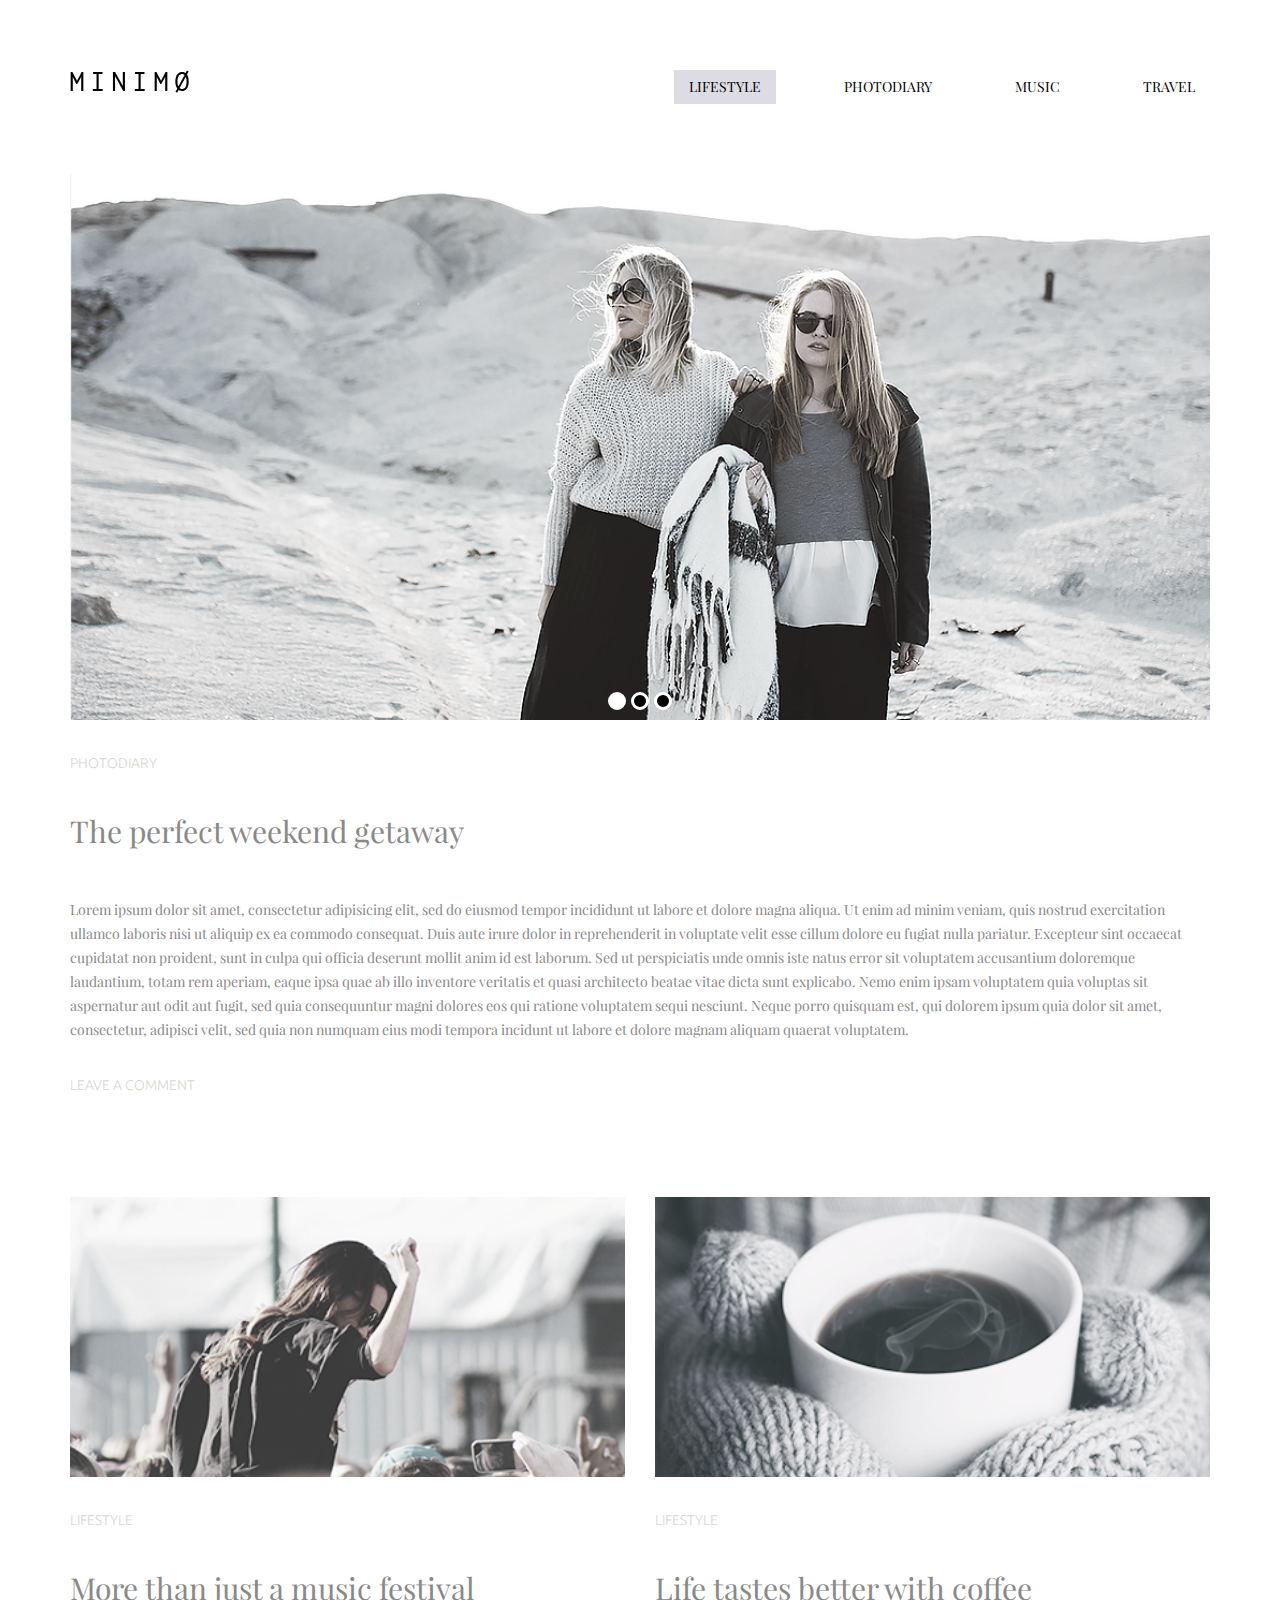
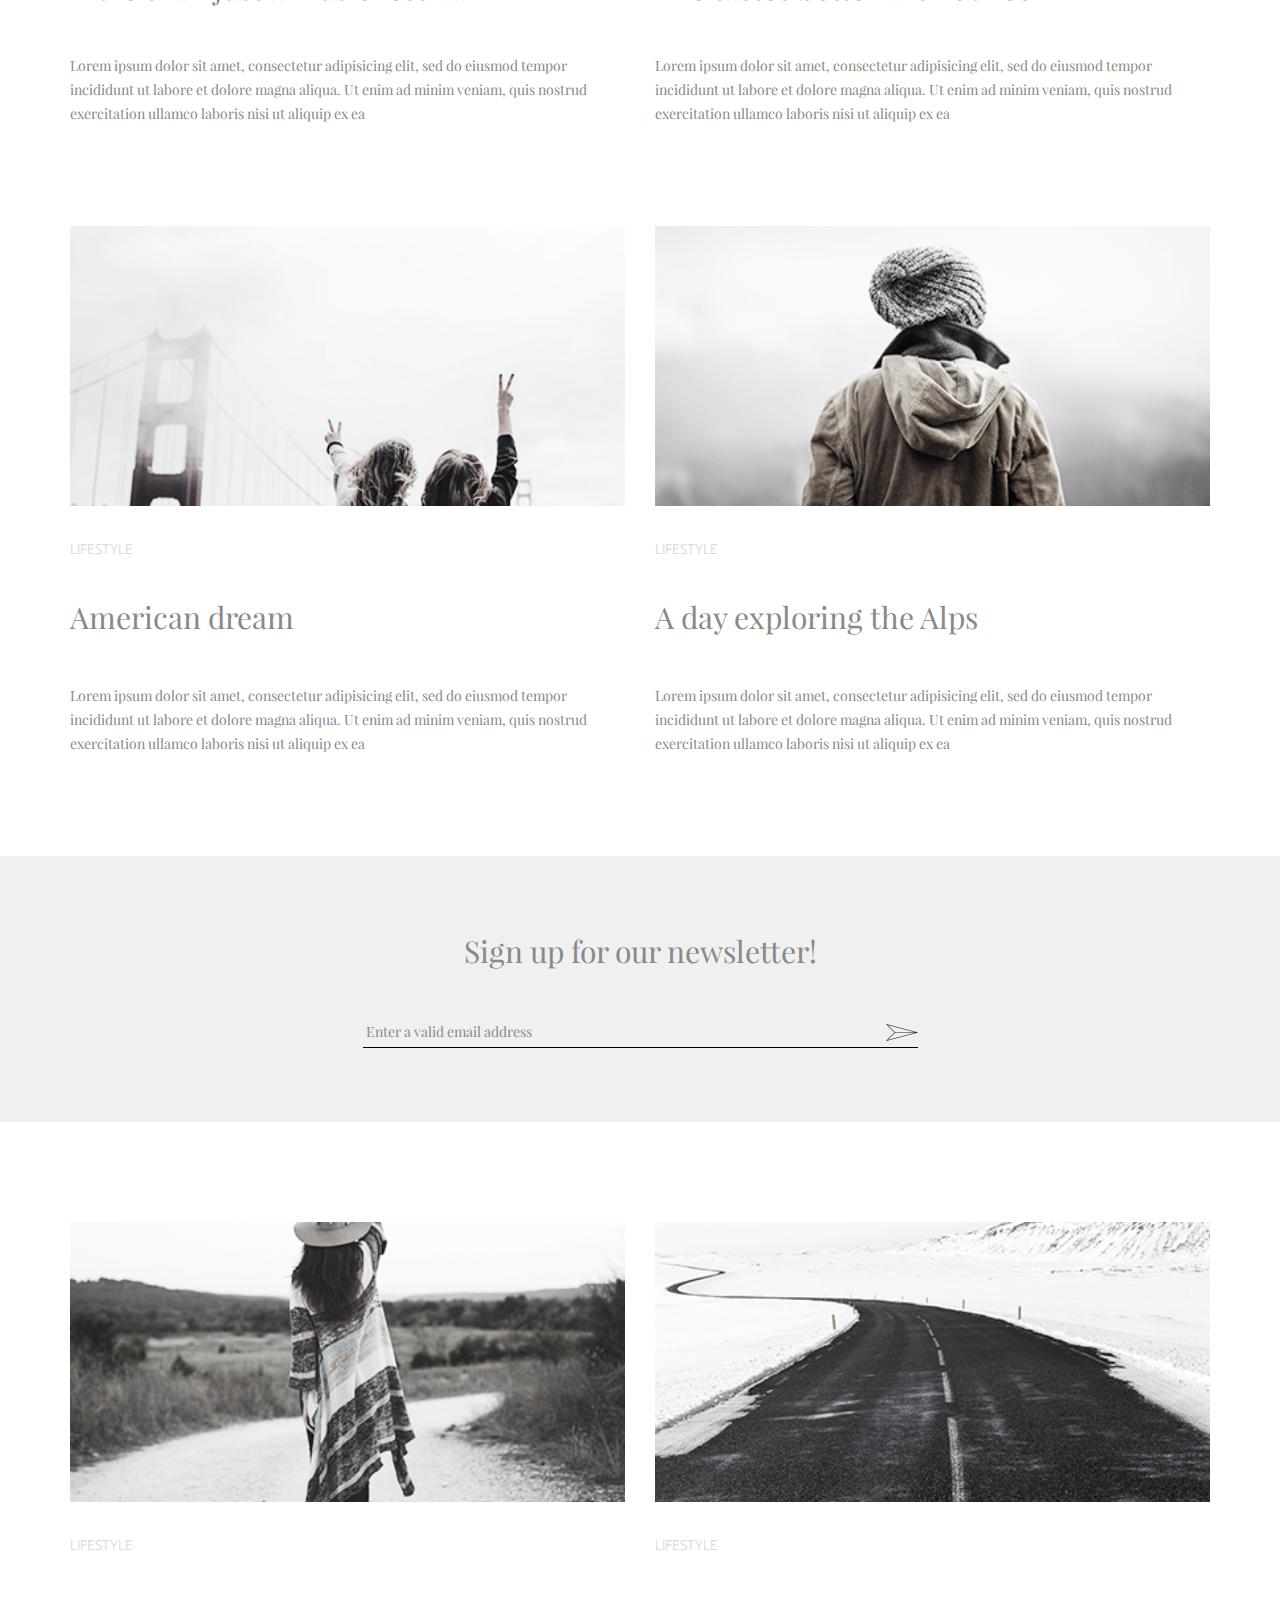
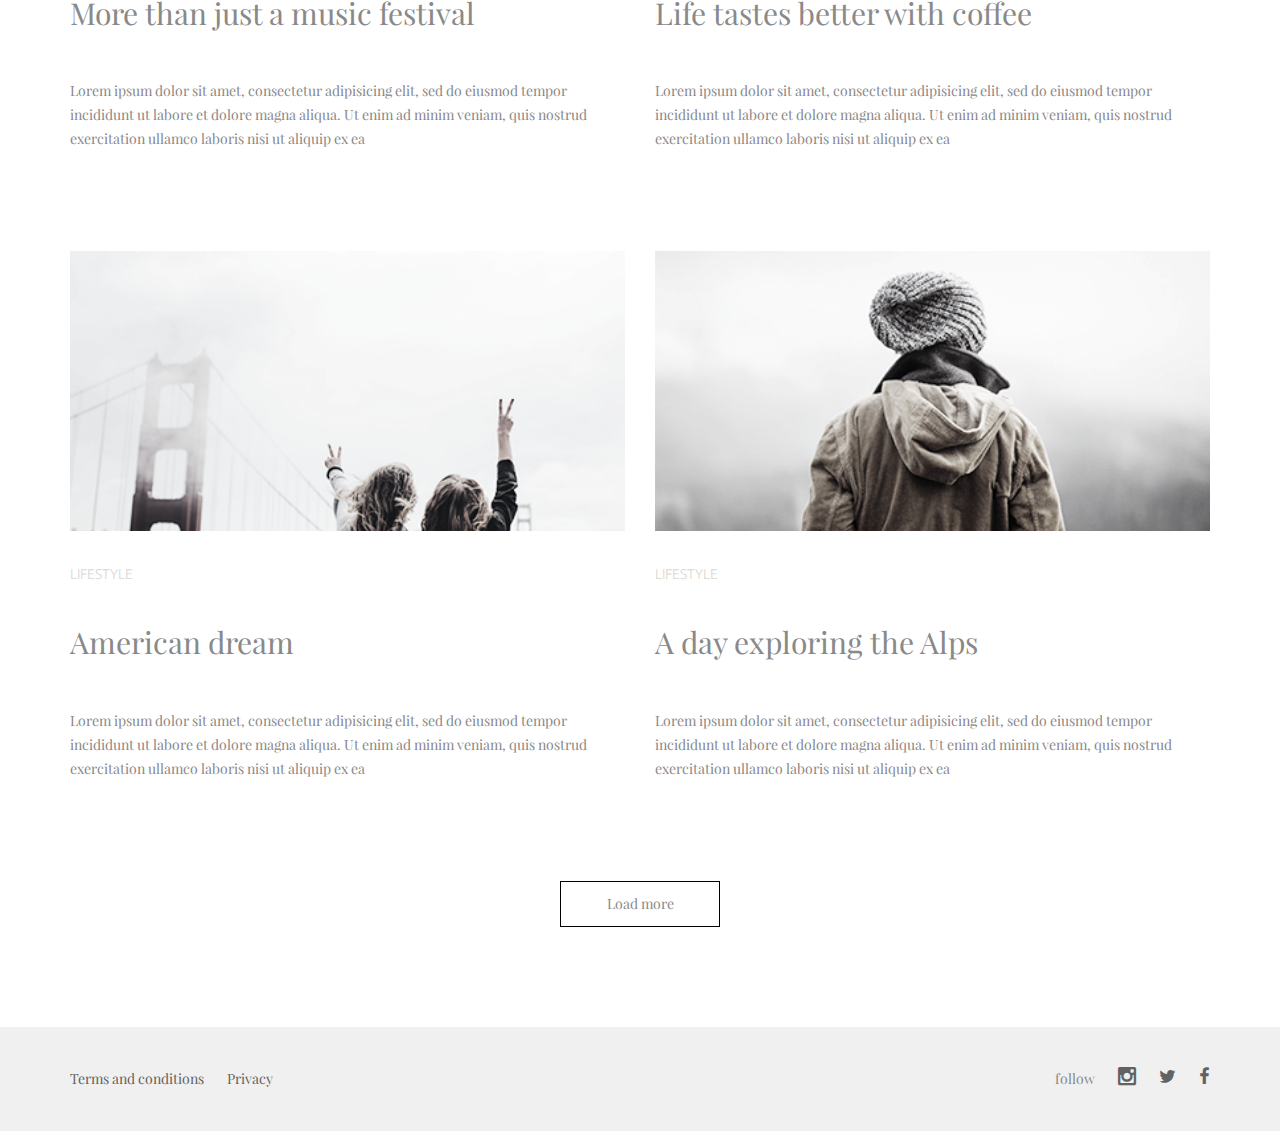
<file: index.html>
<!DOCTYPE html>
<html>
<head lang="en">
  <meta charset="utf-8">
  <meta http-equiv="X-UA-Compatible" content="IE=edge">
  <meta name="viewport" content="width=device-width, initial-scale=1">
  <!-- The above 3 meta tags *must* come first in the head; any other head content must come *after* these tags -->
  <title>Minimo</title>
  <!-- Import main styles -->
  <link rel="stylesheet" href="assets/css/style.css">
  <!-- HTML5 shim and Respond.js for IE8 support of HTML5 elements and media queries -->
  <!-- WARNING: Respond.js doesn't work if you view the page via file:// -->
  <!--[if lt IE 9]>
<script src="https://oss.maxcdn.com/html5shiv/3.7.2/html5shiv.min.js"></script>
<script src="https://oss.maxcdn.com/respond/1.4.2/respond.min.js"></script>
<![endif]-->
  <!--[if lt IE 10]>
<link rel="stylesheet" href="assets/css/ie.css">
<![endif]-->
</head>
<body>

  <header class="site-header">
    <nav class="site-nav">
      <div class="container">
        <a href=""><img src="assets/img/minimo.png" alt="logo"></a>
        <span class="main-nav-trigger toggle-btn"><a class="ninja-btn" title="menu"><span></span></a></span>
        <ul class="horizontal-nav toggle-nav">
          <li><a href="#" class="active">lifestyle</a></li>
          <li><a href="#">photodiary</a></li>
          <li><a href="#">music</a></li>
          <li><a href="#">travel</a></li>
        </ul>
      </div>
    </nav>
  </header>

  <section class="site-slider">
    <div class="container">
      <div class="slider">
        <ul class="slides">
          <li class="slider-item active"><img src="assets/img/slide1.png" alt=""></li>
          <li class="slider-item"><img src="assets/img/slide4.jpg" alt=""></li>
          <li class="slider-item"><img src="assets/img/slide5.jpg" alt=""></li>
        </ul>
        <ul class="arrows">
          <li class="leftArrow control-button">
            <span class="icon-arrow-circle-left"></span>
          </li>
          <li class="rightArrow control-button">
            <span class="icon-arrow-circle-right"></span>
          </li>
        </ul>
        <ul class="bottom-buttons"></ul>
      </div>
   </div>
  </section>

  <section class="perfect-weekend">
    <div class="container">
     <span class="ubuntu-light">photodiary</span>
     <h2>The perfect weekend getaway</h2>
     <p>Lorem ipsum dolor sit amet, consectetur adipisicing elit, sed do eiusmod tempor incididunt ut labore et dolore magna aliqua. Ut enim ad minim veniam, quis nostrud exercitation ullamco laboris nisi ut aliquip ex ea commodo consequat. Duis aute irure dolor in reprehenderit in voluptate velit esse cillum dolore eu fugiat nulla pariatur. Excepteur sint occaecat cupidatat non proident, sunt in culpa qui officia deserunt mollit anim id est laborum. Sed ut perspiciatis unde omnis iste natus error sit voluptatem accusantium doloremque laudantium, totam rem aperiam, eaque ipsa quae ab illo inventore veritatis et quasi architecto beatae vitae dicta sunt explicabo. Nemo enim ipsam voluptatem quia voluptas sit aspernatur aut odit aut fugit, sed quia consequuntur magni dolores eos qui ratione voluptatem sequi nesciunt. Neque porro quisquam est, qui dolorem ipsum quia dolor sit amet, consectetur, adipisci velit, sed quia non numquam eius modi tempora incidunt ut labore et dolore magnam aliquam quaerat voluptatem.</p>
     <span class="ubuntu-light no-margin-bottom">leave a comment</span>
   </div>
 </section>

 <section class="posts">
  <div class="container">
   <div class="row">
     <div class="col-md-6">
       <a href="#" class="post-1"></a>
       <span class="ubuntu-light">Lifestyle</span>
       <h2>More than just a music festival </h2>
       <p>Lorem ipsum dolor sit amet, consectetur adipisicing elit, sed do eiusmod tempor incididunt ut labore et dolore magna aliqua. Ut enim ad minim veniam, quis nostrud exercitation ullamco laboris nisi ut aliquip ex ea </p>

     </div>
     <div class="col-md-6">
       <a href="#" class="post-2"></a>
       <span class="ubuntu-light">Lifestyle</span>
       <h2>Life tastes better with coffee</h2>
       <p>Lorem ipsum dolor sit amet, consectetur adipisicing elit, sed do eiusmod tempor incididunt ut labore et dolore magna aliqua. Ut enim ad minim veniam, quis nostrud exercitation ullamco laboris nisi ut aliquip ex ea </p>

     </div>
     <div class="col-md-6">
       <a href="#" class="post-3"></a>
       <span class="ubuntu-light">Lifestyle</span>
       <h2>American dream</h2>
       <p>Lorem ipsum dolor sit amet, consectetur adipisicing elit, sed do eiusmod tempor incididunt ut labore et dolore magna aliqua. Ut enim ad minim veniam, quis nostrud exercitation ullamco laboris nisi ut aliquip ex ea </p>

     </div>
     <div class="col-md-6">
       <a href="#" class="post-4"></a>
       <span class="ubuntu-light">Lifestyle</span>
       <h2>A day exploring the Alps</h2>
       <p>Lorem ipsum dolor sit amet, consectetur adipisicing elit, sed do eiusmod tempor incididunt ut labore et dolore magna aliqua. Ut enim ad minim veniam, quis nostrud exercitation ullamco laboris nisi ut aliquip ex ea </p>

     </div>
   </div>
 </div>
</section>

<section class="form">
  <div class="container">
    <form action="" method="post" class="row">
      <div class="col-sm-6 col-sm-offset-3 text-center">
        <h2 class="form-title">Sign up for our newsletter!</h2>
        <div class="input">
          <input type="mail" id="mail" value="Enter a valid email address">
          <button type="submit" id="submit"></button>
        </div>
      </div>
    </form>
  </div>
</section>

<section class="posts">
  <div class="container">
   <div class="row">
     <div class="col-md-6">
       <a href="#" class="post-5"></a>
       <span class="ubuntu-light">Lifestyle</span>
       <h2>More than just a music festival </h2>
       <p>Lorem ipsum dolor sit amet, consectetur adipisicing elit, sed do eiusmod tempor incididunt ut labore et dolore magna aliqua. Ut enim ad minim veniam, quis nostrud exercitation ullamco laboris nisi ut aliquip ex ea </p>
     </div>
     <div class="col-md-6">
       <a href="#" class="post-6"></a>
       <span class="ubuntu-light">Lifestyle</span>
       <h2>Life tastes better with coffee</h2>
       <p>Lorem ipsum dolor sit amet, consectetur adipisicing elit, sed do eiusmod tempor incididunt ut labore et dolore magna aliqua. Ut enim ad minim veniam, quis nostrud exercitation ullamco laboris nisi ut aliquip ex ea </p>
     </div>
     <div class="col-md-6">
       <a href="#" class="post-3"></a>
       <span class="ubuntu-light">Lifestyle</span>
       <h2>American dream</h2>
       <p>Lorem ipsum dolor sit amet, consectetur adipisicing elit, sed do eiusmod tempor incididunt ut labore et dolore magna aliqua. Ut enim ad minim veniam, quis nostrud exercitation ullamco laboris nisi ut aliquip ex ea </p>
     </div>
     <div class="col-md-6">
       <a href="#" class="post-4"></a>
       <span class="ubuntu-light">Lifestyle</span>
       <h2>A day exploring the Alps</h2>
       <p>Lorem ipsum dolor sit amet, consectetur adipisicing elit, sed do eiusmod tempor incididunt ut labore et dolore magna aliqua. Ut enim ad minim veniam, quis nostrud exercitation ullamco laboris nisi ut aliquip ex ea </p>
     </div>
   </div>
 </div>
</section>

<section class="load">
  <div class="container">
    <div class="col-sm-2 col-sm-offset-5 text-center">
      <button type="" class="btn-load">Load more</button>
    </div>
  </div>
</section>

 <footer>
   <div class="container">
     <div class="row">
       <div class="col-sm-6 text-pos">
        <div class="footer-nav">
          <a href="#">Terms and conditions</a>
          <a href="#">Privacy</a>          
        </div>
      </div>
      <div class="col-sm-6 text-pos sosial-col text-right">
        <div class="social">
         <span>follow</span>
         <a href="#" class="icon-facebook"></a>
         <a href="#" class="icon-twitter"></a>
         <a href="#" class="icon-instagram"></a> 
       </div>
     </div>
   </div>
 </div>
</footer>
  
 
  <!-- jQuery for older IE -->
  <script src="https://ajax.googleapis.com/ajax/libs/jquery/1.11.3/jquery.min.js"></script>
  <!-- Site Sripts -->
  <script src="assets/js/functions.js"></script>

</body>
</html>
</file>
<file: assets/css/style.css>
/*!
 * Bootstrap v3.3.5 (http://getbootstrap.com)
 * Copyright 2011-2015 Twitter, Inc.
 * Licensed under MIT (https://github.com/twbs/bootstrap/blob/master/LICENSE)
 */

/*!
 * Generated using the Bootstrap Customizer (http://getbootstrap.com/customize/?id=2573b1d480026364cb29)
 * Config saved to config.json and https://gist.github.com/2573b1d480026364cb29
 */
/*!
 * Bootstrap v3.3.6 (http://getbootstrap.com)
 * Copyright 2011-2015 Twitter, Inc.
 * Licensed under MIT (https://github.com/twbs/bootstrap/blob/master/LICENSE)
 */
/*! normalize.css v3.0.3 | MIT License | github.com/necolas/normalize.css */
html {
  font-family: sans-serif;
  -ms-text-size-adjust: 100%;
  -webkit-text-size-adjust: 100%;
}
body {
  margin: 0;
}
article,
aside,
details,
figcaption,
figure,
footer,
header,
hgroup,
main,
menu,
nav,
section,
summary {
  display: block;
}
audio,
canvas,
progress,
video {
  display: inline-block;
  vertical-align: baseline;
}
audio:not([controls]) {
  display: none;
  height: 0;
}
[hidden],
template {
  display: none;
}
a {
  background-color: transparent;
}
a:active,
a:hover {
  outline: 0;
}
abbr[title] {
  border-bottom: 1px dotted;
}
b,
strong {
  font-weight: bold;
}
dfn {
  font-style: italic;
}
h1 {
  font-size: 2em;
  margin: 0.67em 0;
}
mark {
  background: #ff0;
  color: #000;
}
small {
  font-size: 80%;
}
sub,
sup {
  font-size: 75%;
  line-height: 0;
  position: relative;
  vertical-align: baseline;
}
sup {
  top: -0.5em;
}
sub {
  bottom: -0.25em;
}
img {
  border: 0;
}
svg:not(:root) {
  overflow: hidden;
}
figure {
  margin: 1em 40px;
}
hr {
  box-sizing: content-box;
  height: 0;
}
pre {
  overflow: auto;
}
code,
kbd,
pre,
samp {
  font-family: monospace, monospace;
  font-size: 1em;
}
button,
input,
optgroup,
select,
textarea {
  color: inherit;
  font: inherit;
  margin: 0;
}
button {
  overflow: visible;
}
button,
select {
  text-transform: none;
}
button,
html input[type="button"],
input[type="reset"],
input[type="submit"] {
  -webkit-appearance: button;
  cursor: pointer;
}
button[disabled],
html input[disabled] {
  cursor: default;
}
button::-moz-focus-inner,
input::-moz-focus-inner {
  border: 0;
  padding: 0;
}
input {
  line-height: normal;
}
input[type="checkbox"],
input[type="radio"] {
  box-sizing: border-box;
  padding: 0;
}
input[type="number"]::-webkit-inner-spin-button,
input[type="number"]::-webkit-outer-spin-button {
  height: auto;
}
input[type="search"] {
  -webkit-appearance: textfield;
  box-sizing: content-box;
}
input[type="search"]::-webkit-search-cancel-button,
input[type="search"]::-webkit-search-decoration {
  -webkit-appearance: none;
}
fieldset {
  border: 1px solid #c0c0c0;
  margin: 0 2px;
  padding: 0.35em 0.625em 0.75em;
}
legend {
  border: 0;
  padding: 0;
}
textarea {
  overflow: auto;
}
optgroup {
  font-weight: bold;
}
table {
  border-collapse: collapse;
  border-spacing: 0;
}
td,
th {
  padding: 0;
}
* {
  box-sizing: border-box;
}
*:before,
*:after {
  box-sizing: border-box;
}
html {
  font-size: 10px;
  -webkit-tap-highlight-color: rgba(0, 0, 0, 0);
}
body {
  font-family: "Helvetica Neue", Helvetica, Arial, sans-serif;
  font-size: 14px;
  line-height: 1.42857143;
  color: #333333;
  background-color: #ffffff;
}
input,
button,
select,
textarea {
  font-family: inherit;
  font-size: inherit;
  line-height: inherit;
}
a {
  color: #337ab7;
  text-decoration: none;
}
a:hover,
a:focus {
  color: #23527c;
  text-decoration: underline;
}
a:focus {
  outline: thin dotted;
  outline: 5px auto -webkit-focus-ring-color;
  outline-offset: -2px;
}
figure {
  margin: 0;
}
img {
  vertical-align: middle;
}
.img-responsive {
  display: block;
  max-width: 100%;
  height: auto;
}
.img-rounded {
  border-radius: 6px;
}
.img-thumbnail {
  padding: 4px;
  line-height: 1.42857143;
  background-color: #ffffff;
  border: 1px solid #dddddd;
  border-radius: 4px;
  transition: all 0.2s ease-in-out;
  display: inline-block;
  max-width: 100%;
  height: auto;
}
.img-circle {
  border-radius: 50%;
}
hr {
  margin-top: 20px;
  margin-bottom: 20px;
  border: 0;
  border-top: 1px solid #eeeeee;
}
.sr-only {
  position: absolute;
  width: 1px;
  height: 1px;
  margin: -1px;
  padding: 0;
  overflow: hidden;
  clip: rect(0, 0, 0, 0);
  border: 0;
}
.sr-only-focusable:active,
.sr-only-focusable:focus {
  position: static;
  width: auto;
  height: auto;
  margin: 0;
  overflow: visible;
  clip: auto;
}
[role="button"] {
  cursor: pointer;
}
.container {
  margin-right: auto;
  margin-left: auto;
  padding-left: 15px;
  padding-right: 15px;
}
@media (min-width: 768px) {
  .container {
    width: 750px;
  }
}
@media (min-width: 992px) {
  .container {
    width: 970px;
  }
}
@media (min-width: 1200px) {
  .container {
    width: 1170px;
  }
}
.container-fluid {
  margin-right: auto;
  margin-left: auto;
  padding-left: 15px;
  padding-right: 15px;
}
.row {
  margin-left: -15px;
  margin-right: -15px;
}
.col-xs-1, .col-sm-1, .col-md-1, .col-lg-1, .col-xs-2, .col-sm-2, .col-md-2, .col-lg-2, .col-xs-3, .col-sm-3, .col-md-3, .col-lg-3, .col-xs-4, .col-sm-4, .col-md-4, .col-lg-4, .col-xs-5, .col-sm-5, .col-md-5, .col-lg-5, .col-xs-6, .col-sm-6, .col-md-6, .col-lg-6, .col-xs-7, .col-sm-7, .col-md-7, .col-lg-7, .col-xs-8, .col-sm-8, .col-md-8, .col-lg-8, .col-xs-9, .col-sm-9, .col-md-9, .col-lg-9, .col-xs-10, .col-sm-10, .col-md-10, .col-lg-10, .col-xs-11, .col-sm-11, .col-md-11, .col-lg-11, .col-xs-12, .col-sm-12, .col-md-12, .col-lg-12 {
  position: relative;
  min-height: 1px;
  padding-left: 15px;
  padding-right: 15px;
}
.col-xs-1, .col-xs-2, .col-xs-3, .col-xs-4, .col-xs-5, .col-xs-6, .col-xs-7, .col-xs-8, .col-xs-9, .col-xs-10, .col-xs-11, .col-xs-12 {
  float: left;
}
.col-xs-12 {
  width: 100%;
}
.col-xs-11 {
  width: 91.66666667%;
}
.col-xs-10 {
  width: 83.33333333%;
}
.col-xs-9 {
  width: 75%;
}
.col-xs-8 {
  width: 66.66666667%;
}
.col-xs-7 {
  width: 58.33333333%;
}
.col-xs-6 {
  width: 50%;
}
.col-xs-5 {
  width: 41.66666667%;
}
.col-xs-4 {
  width: 33.33333333%;
}
.col-xs-3 {
  width: 25%;
}
.col-xs-2 {
  width: 16.66666667%;
}
.col-xs-1 {
  width: 8.33333333%;
}
.col-xs-pull-12 {
  right: 100%;
}
.col-xs-pull-11 {
  right: 91.66666667%;
}
.col-xs-pull-10 {
  right: 83.33333333%;
}
.col-xs-pull-9 {
  right: 75%;
}
.col-xs-pull-8 {
  right: 66.66666667%;
}
.col-xs-pull-7 {
  right: 58.33333333%;
}
.col-xs-pull-6 {
  right: 50%;
}
.col-xs-pull-5 {
  right: 41.66666667%;
}
.col-xs-pull-4 {
  right: 33.33333333%;
}
.col-xs-pull-3 {
  right: 25%;
}
.col-xs-pull-2 {
  right: 16.66666667%;
}
.col-xs-pull-1 {
  right: 8.33333333%;
}
.col-xs-pull-0 {
  right: auto;
}
.col-xs-push-12 {
  left: 100%;
}
.col-xs-push-11 {
  left: 91.66666667%;
}
.col-xs-push-10 {
  left: 83.33333333%;
}
.col-xs-push-9 {
  left: 75%;
}
.col-xs-push-8 {
  left: 66.66666667%;
}
.col-xs-push-7 {
  left: 58.33333333%;
}
.col-xs-push-6 {
  left: 50%;
}
.col-xs-push-5 {
  left: 41.66666667%;
}
.col-xs-push-4 {
  left: 33.33333333%;
}
.col-xs-push-3 {
  left: 25%;
}
.col-xs-push-2 {
  left: 16.66666667%;
}
.col-xs-push-1 {
  left: 8.33333333%;
}
.col-xs-push-0 {
  left: auto;
}
.col-xs-offset-12 {
  margin-left: 100%;
}
.col-xs-offset-11 {
  margin-left: 91.66666667%;
}
.col-xs-offset-10 {
  margin-left: 83.33333333%;
}
.col-xs-offset-9 {
  margin-left: 75%;
}
.col-xs-offset-8 {
  margin-left: 66.66666667%;
}
.col-xs-offset-7 {
  margin-left: 58.33333333%;
}
.col-xs-offset-6 {
  margin-left: 50%;
}
.col-xs-offset-5 {
  margin-left: 41.66666667%;
}
.col-xs-offset-4 {
  margin-left: 33.33333333%;
}
.col-xs-offset-3 {
  margin-left: 25%;
}
.col-xs-offset-2 {
  margin-left: 16.66666667%;
}
.col-xs-offset-1 {
  margin-left: 8.33333333%;
}
.col-xs-offset-0 {
  margin-left: 0%;
}
@media (min-width: 768px) {
  .col-sm-1, .col-sm-2, .col-sm-3, .col-sm-4, .col-sm-5, .col-sm-6, .col-sm-7, .col-sm-8, .col-sm-9, .col-sm-10, .col-sm-11, .col-sm-12 {
    float: left;
  }
  .col-sm-12 {
    width: 100%;
  }
  .col-sm-11 {
    width: 91.66666667%;
  }
  .col-sm-10 {
    width: 83.33333333%;
  }
  .col-sm-9 {
    width: 75%;
  }
  .col-sm-8 {
    width: 66.66666667%;
  }
  .col-sm-7 {
    width: 58.33333333%;
  }
  .col-sm-6 {
    width: 50%;
  }
  .col-sm-5 {
    width: 41.66666667%;
  }
  .col-sm-4 {
    width: 33.33333333%;
  }
  .col-sm-3 {
    width: 25%;
  }
  .col-sm-2 {
    width: 16.66666667%;
  }
  .col-sm-1 {
    width: 8.33333333%;
  }
  .col-sm-pull-12 {
    right: 100%;
  }
  .col-sm-pull-11 {
    right: 91.66666667%;
  }
  .col-sm-pull-10 {
    right: 83.33333333%;
  }
  .col-sm-pull-9 {
    right: 75%;
  }
  .col-sm-pull-8 {
    right: 66.66666667%;
  }
  .col-sm-pull-7 {
    right: 58.33333333%;
  }
  .col-sm-pull-6 {
    right: 50%;
  }
  .col-sm-pull-5 {
    right: 41.66666667%;
  }
  .col-sm-pull-4 {
    right: 33.33333333%;
  }
  .col-sm-pull-3 {
    right: 25%;
  }
  .col-sm-pull-2 {
    right: 16.66666667%;
  }
  .col-sm-pull-1 {
    right: 8.33333333%;
  }
  .col-sm-pull-0 {
    right: auto;
  }
  .col-sm-push-12 {
    left: 100%;
  }
  .col-sm-push-11 {
    left: 91.66666667%;
  }
  .col-sm-push-10 {
    left: 83.33333333%;
  }
  .col-sm-push-9 {
    left: 75%;
  }
  .col-sm-push-8 {
    left: 66.66666667%;
  }
  .col-sm-push-7 {
    left: 58.33333333%;
  }
  .col-sm-push-6 {
    left: 50%;
  }
  .col-sm-push-5 {
    left: 41.66666667%;
  }
  .col-sm-push-4 {
    left: 33.33333333%;
  }
  .col-sm-push-3 {
    left: 25%;
  }
  .col-sm-push-2 {
    left: 16.66666667%;
  }
  .col-sm-push-1 {
    left: 8.33333333%;
  }
  .col-sm-push-0 {
    left: auto;
  }
  .col-sm-offset-12 {
    margin-left: 100%;
  }
  .col-sm-offset-11 {
    margin-left: 91.66666667%;
  }
  .col-sm-offset-10 {
    margin-left: 83.33333333%;
  }
  .col-sm-offset-9 {
    margin-left: 75%;
  }
  .col-sm-offset-8 {
    margin-left: 66.66666667%;
  }
  .col-sm-offset-7 {
    margin-left: 58.33333333%;
  }
  .col-sm-offset-6 {
    margin-left: 50%;
  }
  .col-sm-offset-5 {
    margin-left: 41.66666667%;
  }
  .col-sm-offset-4 {
    margin-left: 33.33333333%;
  }
  .col-sm-offset-3 {
    margin-left: 25%;
  }
  .col-sm-offset-2 {
    margin-left: 16.66666667%;
  }
  .col-sm-offset-1 {
    margin-left: 8.33333333%;
  }
  .col-sm-offset-0 {
    margin-left: 0%;
  }
}
@media (min-width: 992px) {
  .col-md-1, .col-md-2, .col-md-3, .col-md-4, .col-md-5, .col-md-6, .col-md-7, .col-md-8, .col-md-9, .col-md-10, .col-md-11, .col-md-12 {
    float: left;
  }
  .col-md-12 {
    width: 100%;
  }
  .col-md-11 {
    width: 91.66666667%;
  }
  .col-md-10 {
    width: 83.33333333%;
  }
  .col-md-9 {
    width: 75%;
  }
  .col-md-8 {
    width: 66.66666667%;
  }
  .col-md-7 {
    width: 58.33333333%;
  }
  .col-md-6 {
    width: 50%;
  }
  .col-md-5 {
    width: 41.66666667%;
  }
  .col-md-4 {
    width: 33.33333333%;
  }
  .col-md-3 {
    width: 25%;
  }
  .col-md-2 {
    width: 16.66666667%;
  }
  .col-md-1 {
    width: 8.33333333%;
  }
  .col-md-pull-12 {
    right: 100%;
  }
  .col-md-pull-11 {
    right: 91.66666667%;
  }
  .col-md-pull-10 {
    right: 83.33333333%;
  }
  .col-md-pull-9 {
    right: 75%;
  }
  .col-md-pull-8 {
    right: 66.66666667%;
  }
  .col-md-pull-7 {
    right: 58.33333333%;
  }
  .col-md-pull-6 {
    right: 50%;
  }
  .col-md-pull-5 {
    right: 41.66666667%;
  }
  .col-md-pull-4 {
    right: 33.33333333%;
  }
  .col-md-pull-3 {
    right: 25%;
  }
  .col-md-pull-2 {
    right: 16.66666667%;
  }
  .col-md-pull-1 {
    right: 8.33333333%;
  }
  .col-md-pull-0 {
    right: auto;
  }
  .col-md-push-12 {
    left: 100%;
  }
  .col-md-push-11 {
    left: 91.66666667%;
  }
  .col-md-push-10 {
    left: 83.33333333%;
  }
  .col-md-push-9 {
    left: 75%;
  }
  .col-md-push-8 {
    left: 66.66666667%;
  }
  .col-md-push-7 {
    left: 58.33333333%;
  }
  .col-md-push-6 {
    left: 50%;
  }
  .col-md-push-5 {
    left: 41.66666667%;
  }
  .col-md-push-4 {
    left: 33.33333333%;
  }
  .col-md-push-3 {
    left: 25%;
  }
  .col-md-push-2 {
    left: 16.66666667%;
  }
  .col-md-push-1 {
    left: 8.33333333%;
  }
  .col-md-push-0 {
    left: auto;
  }
  .col-md-offset-12 {
    margin-left: 100%;
  }
  .col-md-offset-11 {
    margin-left: 91.66666667%;
  }
  .col-md-offset-10 {
    margin-left: 83.33333333%;
  }
  .col-md-offset-9 {
    margin-left: 75%;
  }
  .col-md-offset-8 {
    margin-left: 66.66666667%;
  }
  .col-md-offset-7 {
    margin-left: 58.33333333%;
  }
  .col-md-offset-6 {
    margin-left: 50%;
  }
  .col-md-offset-5 {
    margin-left: 41.66666667%;
  }
  .col-md-offset-4 {
    margin-left: 33.33333333%;
  }
  .col-md-offset-3 {
    margin-left: 25%;
  }
  .col-md-offset-2 {
    margin-left: 16.66666667%;
  }
  .col-md-offset-1 {
    margin-left: 8.33333333%;
  }
  .col-md-offset-0 {
    margin-left: 0%;
  }
}
@media (min-width: 1200px) {
  .col-lg-1, .col-lg-2, .col-lg-3, .col-lg-4, .col-lg-5, .col-lg-6, .col-lg-7, .col-lg-8, .col-lg-9, .col-lg-10, .col-lg-11, .col-lg-12 {
    float: left;
  }
  .col-lg-12 {
    width: 100%;
  }
  .col-lg-11 {
    width: 91.66666667%;
  }
  .col-lg-10 {
    width: 83.33333333%;
  }
  .col-lg-9 {
    width: 75%;
  }
  .col-lg-8 {
    width: 66.66666667%;
  }
  .col-lg-7 {
    width: 58.33333333%;
  }
  .col-lg-6 {
    width: 50%;
  }
  .col-lg-5 {
    width: 41.66666667%;
  }
  .col-lg-4 {
    width: 33.33333333%;
  }
  .col-lg-3 {
    width: 25%;
  }
  .col-lg-2 {
    width: 16.66666667%;
  }
  .col-lg-1 {
    width: 8.33333333%;
  }
  .col-lg-pull-12 {
    right: 100%;
  }
  .col-lg-pull-11 {
    right: 91.66666667%;
  }
  .col-lg-pull-10 {
    right: 83.33333333%;
  }
  .col-lg-pull-9 {
    right: 75%;
  }
  .col-lg-pull-8 {
    right: 66.66666667%;
  }
  .col-lg-pull-7 {
    right: 58.33333333%;
  }
  .col-lg-pull-6 {
    right: 50%;
  }
  .col-lg-pull-5 {
    right: 41.66666667%;
  }
  .col-lg-pull-4 {
    right: 33.33333333%;
  }
  .col-lg-pull-3 {
    right: 25%;
  }
  .col-lg-pull-2 {
    right: 16.66666667%;
  }
  .col-lg-pull-1 {
    right: 8.33333333%;
  }
  .col-lg-pull-0 {
    right: auto;
  }
  .col-lg-push-12 {
    left: 100%;
  }
  .col-lg-push-11 {
    left: 91.66666667%;
  }
  .col-lg-push-10 {
    left: 83.33333333%;
  }
  .col-lg-push-9 {
    left: 75%;
  }
  .col-lg-push-8 {
    left: 66.66666667%;
  }
  .col-lg-push-7 {
    left: 58.33333333%;
  }
  .col-lg-push-6 {
    left: 50%;
  }
  .col-lg-push-5 {
    left: 41.66666667%;
  }
  .col-lg-push-4 {
    left: 33.33333333%;
  }
  .col-lg-push-3 {
    left: 25%;
  }
  .col-lg-push-2 {
    left: 16.66666667%;
  }
  .col-lg-push-1 {
    left: 8.33333333%;
  }
  .col-lg-push-0 {
    left: auto;
  }
  .col-lg-offset-12 {
    margin-left: 100%;
  }
  .col-lg-offset-11 {
    margin-left: 91.66666667%;
  }
  .col-lg-offset-10 {
    margin-left: 83.33333333%;
  }
  .col-lg-offset-9 {
    margin-left: 75%;
  }
  .col-lg-offset-8 {
    margin-left: 66.66666667%;
  }
  .col-lg-offset-7 {
    margin-left: 58.33333333%;
  }
  .col-lg-offset-6 {
    margin-left: 50%;
  }
  .col-lg-offset-5 {
    margin-left: 41.66666667%;
  }
  .col-lg-offset-4 {
    margin-left: 33.33333333%;
  }
  .col-lg-offset-3 {
    margin-left: 25%;
  }
  .col-lg-offset-2 {
    margin-left: 16.66666667%;
  }
  .col-lg-offset-1 {
    margin-left: 8.33333333%;
  }
  .col-lg-offset-0 {
    margin-left: 0%;
  }
}
fieldset {
  padding: 0;
  margin: 0;
  border: 0;
  min-width: 0;
}
legend {
  display: block;
  width: 100%;
  padding: 0;
  margin-bottom: 20px;
  font-size: 21px;
  line-height: inherit;
  color: #333333;
  border: 0;
  border-bottom: 1px solid #e5e5e5;
}
label {
  display: inline-block;
  max-width: 100%;
  margin-bottom: 5px;
  font-weight: bold;
}
input[type="search"] {
  box-sizing: border-box;
}
input[type="radio"],
input[type="checkbox"] {
  margin: 4px 0 0;
  margin-top: 1px \9;
  line-height: normal;
}
input[type="file"] {
  display: block;
}
input[type="range"] {
  display: block;
  width: 100%;
}
select[multiple],
select[size] {
  height: auto;
}
input[type="file"]:focus,
input[type="radio"]:focus,
input[type="checkbox"]:focus {
  outline: thin dotted;
  outline: 5px auto -webkit-focus-ring-color;
  outline-offset: -2px;
}
output {
  display: block;
  padding-top: 7px;
  font-size: 14px;
  line-height: 1.42857143;
  color: #555555;
}
.form-control {
  display: block;
  width: 100%;
  height: 34px;
  padding: 6px 12px;
  font-size: 14px;
  line-height: 1.42857143;
  color: #555555;
  background-color: #ffffff;
  background-image: none;
  border: 1px solid #cccccc;
  border-radius: 4px;
  box-shadow: inset 0 1px 1px rgba(0, 0, 0, 0.075);
  transition: border-color ease-in-out .15s, box-shadow ease-in-out .15s;
}
.form-control:focus {
  border-color: #66afe9;
  outline: 0;
  box-shadow: inset 0 1px 1px rgba(0,0,0,.075), 0 0 8px rgba(102, 175, 233, 0.6);
}
.form-control::-moz-placeholder {
  color: #999999;
  opacity: 1;
}
.form-control:-ms-input-placeholder {
  color: #999999;
}
.form-control::-webkit-input-placeholder {
  color: #999999;
}
.form-control::-ms-expand {
  border: 0;
  background-color: transparent;
}
.form-control[disabled],
.form-control[readonly],
fieldset[disabled] .form-control {
  background-color: #eeeeee;
  opacity: 1;
}
.form-control[disabled],
fieldset[disabled] .form-control {
  cursor: not-allowed;
}
textarea.form-control {
  height: auto;
}
input[type="search"] {
  -webkit-appearance: none;
}
@media screen and (-webkit-min-device-pixel-ratio: 0) {
  input[type="date"].form-control,
  input[type="time"].form-control,
  input[type="datetime-local"].form-control,
  input[type="month"].form-control {
    line-height: 34px;
  }
  input[type="date"].input-sm,
  input[type="time"].input-sm,
  input[type="datetime-local"].input-sm,
  input[type="month"].input-sm,
  .input-group-sm input[type="date"],
  .input-group-sm input[type="time"],
  .input-group-sm input[type="datetime-local"],
  .input-group-sm input[type="month"] {
    line-height: 30px;
  }
  input[type="date"].input-lg,
  input[type="time"].input-lg,
  input[type="datetime-local"].input-lg,
  input[type="month"].input-lg,
  .input-group-lg input[type="date"],
  .input-group-lg input[type="time"],
  .input-group-lg input[type="datetime-local"],
  .input-group-lg input[type="month"] {
    line-height: 46px;
  }
}
.form-group {
  margin-bottom: 15px;
}
.radio,
.checkbox {
  position: relative;
  display: block;
  margin-top: 10px;
  margin-bottom: 10px;
}
.radio label,
.checkbox label {
  min-height: 20px;
  padding-left: 20px;
  margin-bottom: 0;
  font-weight: normal;
  cursor: pointer;
}
.radio input[type="radio"],
.radio-inline input[type="radio"],
.checkbox input[type="checkbox"],
.checkbox-inline input[type="checkbox"] {
  position: absolute;
  margin-left: -20px;
  margin-top: 4px \9;
}
.radio + .radio,
.checkbox + .checkbox {
  margin-top: -5px;
}
.radio-inline,
.checkbox-inline {
  position: relative;
  display: inline-block;
  padding-left: 20px;
  margin-bottom: 0;
  vertical-align: middle;
  font-weight: normal;
  cursor: pointer;
}
.radio-inline + .radio-inline,
.checkbox-inline + .checkbox-inline {
  margin-top: 0;
  margin-left: 10px;
}
input[type="radio"][disabled],
input[type="checkbox"][disabled],
input[type="radio"].disabled,
input[type="checkbox"].disabled,
fieldset[disabled] input[type="radio"],
fieldset[disabled] input[type="checkbox"] {
  cursor: not-allowed;
}
.radio-inline.disabled,
.checkbox-inline.disabled,
fieldset[disabled] .radio-inline,
fieldset[disabled] .checkbox-inline {
  cursor: not-allowed;
}
.radio.disabled label,
.checkbox.disabled label,
fieldset[disabled] .radio label,
fieldset[disabled] .checkbox label {
  cursor: not-allowed;
}
.form-control-static {
  padding-top: 7px;
  padding-bottom: 7px;
  margin-bottom: 0;
  min-height: 34px;
}
.form-control-static.input-lg,
.form-control-static.input-sm {
  padding-left: 0;
  padding-right: 0;
}
.input-sm {
  height: 30px;
  padding: 5px 10px;
  font-size: 12px;
  line-height: 1.5;
  border-radius: 3px;
}
select.input-sm {
  height: 30px;
  line-height: 30px;
}
textarea.input-sm,
select[multiple].input-sm {
  height: auto;
}
.form-group-sm .form-control {
  height: 30px;
  padding: 5px 10px;
  font-size: 12px;
  line-height: 1.5;
  border-radius: 3px;
}
.form-group-sm select.form-control {
  height: 30px;
  line-height: 30px;
}
.form-group-sm textarea.form-control,
.form-group-sm select[multiple].form-control {
  height: auto;
}
.form-group-sm .form-control-static {
  height: 30px;
  min-height: 32px;
  padding: 6px 10px;
  font-size: 12px;
  line-height: 1.5;
}
.input-lg {
  height: 46px;
  padding: 10px 16px;
  font-size: 18px;
  line-height: 1.3333333;
  border-radius: 6px;
}
select.input-lg {
  height: 46px;
  line-height: 46px;
}
textarea.input-lg,
select[multiple].input-lg {
  height: auto;
}
.form-group-lg .form-control {
  height: 46px;
  padding: 10px 16px;
  font-size: 18px;
  line-height: 1.3333333;
  border-radius: 6px;
}
.form-group-lg select.form-control {
  height: 46px;
  line-height: 46px;
}
.form-group-lg textarea.form-control,
.form-group-lg select[multiple].form-control {
  height: auto;
}
.form-group-lg .form-control-static {
  height: 46px;
  min-height: 38px;
  padding: 11px 16px;
  font-size: 18px;
  line-height: 1.3333333;
}
.has-feedback {
  position: relative;
}
.has-feedback .form-control {
  padding-right: 42.5px;
}
.form-control-feedback {
  position: absolute;
  top: 0;
  right: 0;
  z-index: 2;
  display: block;
  width: 34px;
  height: 34px;
  line-height: 34px;
  text-align: center;
  pointer-events: none;
}
.input-lg + .form-control-feedback,
.input-group-lg + .form-control-feedback,
.form-group-lg .form-control + .form-control-feedback {
  width: 46px;
  height: 46px;
  line-height: 46px;
}
.input-sm + .form-control-feedback,
.input-group-sm + .form-control-feedback,
.form-group-sm .form-control + .form-control-feedback {
  width: 30px;
  height: 30px;
  line-height: 30px;
}
.has-success .help-block,
.has-success .control-label,
.has-success .radio,
.has-success .checkbox,
.has-success .radio-inline,
.has-success .checkbox-inline,
.has-success.radio label,
.has-success.checkbox label,
.has-success.radio-inline label,
.has-success.checkbox-inline label {
  color: #3c763d;
}
.has-success .form-control {
  border-color: #3c763d;
  box-shadow: inset 0 1px 1px rgba(0, 0, 0, 0.075);
}
.has-success .form-control:focus {
  border-color: #2b542c;
  box-shadow: inset 0 1px 1px rgba(0, 0, 0, 0.075), 0 0 6px #67b168;
}
.has-success .input-group-addon {
  color: #3c763d;
  border-color: #3c763d;
  background-color: #dff0d8;
}
.has-success .form-control-feedback {
  color: #3c763d;
}
.has-warning .help-block,
.has-warning .control-label,
.has-warning .radio,
.has-warning .checkbox,
.has-warning .radio-inline,
.has-warning .checkbox-inline,
.has-warning.radio label,
.has-warning.checkbox label,
.has-warning.radio-inline label,
.has-warning.checkbox-inline label {
  color: #8a6d3b;
}
.has-warning .form-control {
  border-color: #8a6d3b;
  box-shadow: inset 0 1px 1px rgba(0, 0, 0, 0.075);
}
.has-warning .form-control:focus {
  border-color: #66512c;
  box-shadow: inset 0 1px 1px rgba(0, 0, 0, 0.075), 0 0 6px #c0a16b;
}
.has-warning .input-group-addon {
  color: #8a6d3b;
  border-color: #8a6d3b;
  background-color: #fcf8e3;
}
.has-warning .form-control-feedback {
  color: #8a6d3b;
}
.has-error .help-block,
.has-error .control-label,
.has-error .radio,
.has-error .checkbox,
.has-error .radio-inline,
.has-error .checkbox-inline,
.has-error.radio label,
.has-error.checkbox label,
.has-error.radio-inline label,
.has-error.checkbox-inline label {
  color: #a94442;
}
.has-error .form-control {
  border-color: #a94442;
  box-shadow: inset 0 1px 1px rgba(0, 0, 0, 0.075);
}
.has-error .form-control:focus {
  border-color: #843534;
  box-shadow: inset 0 1px 1px rgba(0, 0, 0, 0.075), 0 0 6px #ce8483;
}
.has-error .input-group-addon {
  color: #a94442;
  border-color: #a94442;
  background-color: #f2dede;
}
.has-error .form-control-feedback {
  color: #a94442;
}
.has-feedback label ~ .form-control-feedback {
  top: 25px;
}
.has-feedback label.sr-only ~ .form-control-feedback {
  top: 0;
}
.help-block {
  display: block;
  margin-top: 5px;
  margin-bottom: 10px;
  color: #737373;
}
@media (min-width: 768px) {
  .form-inline .form-group {
    display: inline-block;
    margin-bottom: 0;
    vertical-align: middle;
  }
  .form-inline .form-control {
    display: inline-block;
    width: auto;
    vertical-align: middle;
  }
  .form-inline .form-control-static {
    display: inline-block;
  }
  .form-inline .input-group {
    display: inline-table;
    vertical-align: middle;
  }
  .form-inline .input-group .input-group-addon,
  .form-inline .input-group .input-group-btn,
  .form-inline .input-group .form-control {
    width: auto;
  }
  .form-inline .input-group > .form-control {
    width: 100%;
  }
  .form-inline .control-label {
    margin-bottom: 0;
    vertical-align: middle;
  }
  .form-inline .radio,
  .form-inline .checkbox {
    display: inline-block;
    margin-top: 0;
    margin-bottom: 0;
    vertical-align: middle;
  }
  .form-inline .radio label,
  .form-inline .checkbox label {
    padding-left: 0;
  }
  .form-inline .radio input[type="radio"],
  .form-inline .checkbox input[type="checkbox"] {
    position: relative;
    margin-left: 0;
  }
  .form-inline .has-feedback .form-control-feedback {
    top: 0;
  }
}
.form-horizontal .radio,
.form-horizontal .checkbox,
.form-horizontal .radio-inline,
.form-horizontal .checkbox-inline {
  margin-top: 0;
  margin-bottom: 0;
  padding-top: 7px;
}
.form-horizontal .radio,
.form-horizontal .checkbox {
  min-height: 27px;
}
.form-horizontal .form-group {
  margin-left: -15px;
  margin-right: -15px;
}
@media (min-width: 768px) {
  .form-horizontal .control-label {
    text-align: right;
    margin-bottom: 0;
    padding-top: 7px;
  }
}
.form-horizontal .has-feedback .form-control-feedback {
  right: 15px;
}
@media (min-width: 768px) {
  .form-horizontal .form-group-lg .control-label {
    padding-top: 11px;
    font-size: 18px;
  }
}
@media (min-width: 768px) {
  .form-horizontal .form-group-sm .control-label {
    padding-top: 6px;
    font-size: 12px;
  }
}
.clearfix:before,
.clearfix:after,
.container:before,
.container:after,
.container-fluid:before,
.container-fluid:after,
.row:before,
.row:after,
.form-horizontal .form-group:before,
.form-horizontal .form-group:after {
  content: " ";
  display: table;
}
.clearfix:after,
.container:after,
.container-fluid:after,
.row:after,
.form-horizontal .form-group:after {
  clear: both;
}
.center-block {
  display: block;
  margin-left: auto;
  margin-right: auto;
}
.pull-right {
  float: right !important;
}
.pull-left {
  float: left !important;
}
.hide {
  display: none !important;
}
.show {
  display: block !important;
}
.invisible {
  visibility: hidden;
}
.text-hide {
  font: 0/0 a;
  color: transparent;
  text-shadow: none;
  background-color: transparent;
  border: 0;
}
.hidden {
  display: none !important;
}
.affix {
  position: fixed;
}
@-ms-viewport {
  width: device-width;
}
.visible-xs,
.visible-sm,
.visible-md,
.visible-lg {
  display: none !important;
}
.visible-xs-block,
.visible-xs-inline,
.visible-xs-inline-block,
.visible-sm-block,
.visible-sm-inline,
.visible-sm-inline-block,
.visible-md-block,
.visible-md-inline,
.visible-md-inline-block,
.visible-lg-block,
.visible-lg-inline,
.visible-lg-inline-block {
  display: none !important;
}
@media (max-width: 767px) {
  .visible-xs {
    display: block !important;
  }
  table.visible-xs {
    display: table !important;
  }
  tr.visible-xs {
    display: table-row !important;
  }
  th.visible-xs,
  td.visible-xs {
    display: table-cell !important;
  }
}
@media (max-width: 767px) {
  .visible-xs-block {
    display: block !important;
  }
}
@media (max-width: 767px) {
  .visible-xs-inline {
    display: inline !important;
  }
}
@media (max-width: 767px) {
  .visible-xs-inline-block {
    display: inline-block !important;
  }
}
@media (min-width: 768px) and (max-width: 991px) {
  .visible-sm {
    display: block !important;
  }
  table.visible-sm {
    display: table !important;
  }
  tr.visible-sm {
    display: table-row !important;
  }
  th.visible-sm,
  td.visible-sm {
    display: table-cell !important;
  }
}
@media (min-width: 768px) and (max-width: 991px) {
  .visible-sm-block {
    display: block !important;
  }
}
@media (min-width: 768px) and (max-width: 991px) {
  .visible-sm-inline {
    display: inline !important;
  }
}
@media (min-width: 768px) and (max-width: 991px) {
  .visible-sm-inline-block {
    display: inline-block !important;
  }
}
@media (min-width: 992px) and (max-width: 1199px) {
  .visible-md {
    display: block !important;
  }
  table.visible-md {
    display: table !important;
  }
  tr.visible-md {
    display: table-row !important;
  }
  th.visible-md,
  td.visible-md {
    display: table-cell !important;
  }
}
@media (min-width: 992px) and (max-width: 1199px) {
  .visible-md-block {
    display: block !important;
  }
}
@media (min-width: 992px) and (max-width: 1199px) {
  .visible-md-inline {
    display: inline !important;
  }
}
@media (min-width: 992px) and (max-width: 1199px) {
  .visible-md-inline-block {
    display: inline-block !important;
  }
}
@media (min-width: 1200px) {
  .visible-lg {
    display: block !important;
  }
  table.visible-lg {
    display: table !important;
  }
  tr.visible-lg {
    display: table-row !important;
  }
  th.visible-lg,
  td.visible-lg {
    display: table-cell !important;
  }
}
@media (min-width: 1200px) {
  .visible-lg-block {
    display: block !important;
  }
}
@media (min-width: 1200px) {
  .visible-lg-inline {
    display: inline !important;
  }
}
@media (min-width: 1200px) {
  .visible-lg-inline-block {
    display: inline-block !important;
  }
}
@media (max-width: 767px) {
  .hidden-xs {
    display: none !important;
  }
}
@media (min-width: 768px) and (max-width: 991px) {
  .hidden-sm {
    display: none !important;
  }
}
@media (min-width: 992px) and (max-width: 1199px) {
  .hidden-md {
    display: none !important;
  }
}
@media (min-width: 1200px) {
  .hidden-lg {
    display: none !important;
  }
}
.visible-print {
  display: none !important;
}
@media print {
  .visible-print {
    display: block !important;
  }
  table.visible-print {
    display: table !important;
  }
  tr.visible-print {
    display: table-row !important;
  }
  th.visible-print,
  td.visible-print {
    display: table-cell !important;
  }
}
.visible-print-block {
  display: none !important;
}
@media print {
  .visible-print-block {
    display: block !important;
  }
}
.visible-print-inline {
  display: none !important;
}
@media print {
  .visible-print-inline {
    display: inline !important;
  }
}
.visible-print-inline-block {
  display: none !important;
}
@media print {
  .visible-print-inline-block {
    display: inline-block !important;
  }
}
@media print {
  .hidden-print {
    display: none !important;
  }
}
.text-left{text-align:left}.text-right{text-align:right}.text-justify{text-align:justify}.text-center{text-align:center}.text-uppercase{text-transform:uppercase}.ul-unstyled{margin:0;padding:0;list-style:none}.row.no-gutters{margin-right:0;margin-left:0}.row.no-gutters>[class^="col-"],.row.no-gutters>[class*=" col-"]{padding-right:0;padding-left:0}.padding70{padding-left:55px;padding-right:55px}@font-face{font-family:'Play';src:url('../fonts/PlayfairDisplay-Black/PlayfairDisplay-Black.eot');src:url('../fonts/PlayfairDisplay-Black/PlayfairDisplay-Black.eot?#iefix') format('embedded-opentype'),url('../fonts/PlayfairDisplay-Black/PlayfairDisplay-Black.woff') format('woff'),url('../fonts/PlayfairDisplay-Black/PlayfairDisplay-Black.ttf') format('truetype'),url('../fonts/PlayfairDisplay-Black/PlayfairDisplay-Black.svg#Play') format('svg');font-weight:700;font-style:normal}@font-face{font-family:'Play';src:url('../fonts/PlayfairDisplay-Bold/PlayfairDisplay-Bold.eot');src:url('../fonts/PlayfairDisplay-Bold/PlayfairDisplay-Bold.eot?#iefix') format('embedded-opentype'),url('../fonts/PlayfairDisplay-Bold/PlayfairDisplay-Bold.woff') format('woff'),url('../fonts/PlayfairDisplay-Bold/PlayfairDisplay-Bold.ttf') format('truetype'),url('../fonts/PlayfairDisplay-Bold/PlayfairDisplay-Bold.svg#Play') format('svg');font-weight:500;font-style:normal}@font-face{font-family:'Play';src:url('../fonts/PlayfairDisplay-Regular/PlayfairDisplay-Regular.eot');src:url('../fonts/PlayfairDisplay-Regular/PlayfairDisplay-Regular.eot?#iefix') format('embedded-opentype'),url('../fonts/PlayfairDisplay-Regular/PlayfairDisplay-Regular.woff') format('woff'),url('../fonts/PlayfairDisplay-Regular/PlayfairDisplay-Regular.ttf') format('truetype'),url('../fonts/PlayfairDisplay-Regular/PlayfairDisplay-Regular.svg#Play') format('svg');font-weight:200;font-style:normal}@font-face{font-family:'Ubuntu';src:url('../fonts/Ubuntu-Light/Ubuntu-Light.eot');src:url('../fonts/Ubuntu-Light/Ubuntu-Light.eot?#iefix') format('embedded-opentype'),url('../fonts/Ubuntu-Light/Ubuntu-Light.woff') format('woff'),url('../fonts/Ubuntu-Light/Ubuntu-Light.ttf') format('truetype'),url('../fonts/Ubuntu-Light/Ubuntu-Light.svg#Ubuntu') format('svg');font-weight:normal;font-style:normal}@font-face{font-family:'icomoon';src:url('../fonts/icons/icomoon.eot');src:url('../fonts/icons/icomoon.eot?#iefix') format('embedded-opentype'),url('../fonts/icons/icomoon.woff') format('woff'),url('../fonts/icons/icomoon.ttf') format('truetype'),url('../fonts/icons/icomoon.svg#icomoon') format('svg');font-weight:normal;font-style:normal}[class^="icon-"],[class*=" icon-"]{font-family:'icomoon' !important;speak:none;font-style:normal;font-weight:normal;font-variant:normal;text-transform:none;line-height:1;-webkit-font-smoothing:antialiased;-moz-osx-font-smoothing:grayscale}.icon-arrow-circle-right:before{content:"\e903"}.icon-arrow-circle-left:before{content:"\e904"}.icon-instagram:before{content:"\e900"}.icon-twitter:before{content:"\e901"}.icon-facebook:before{content:"\e902"}body,h1,h2,h3,h4,p,span{margin:0;padding:0;color:#898989}body{font-size:14px;line-height:1.71428571;font-family:'Play',Arial,sans-serif;font-weight:200}footer{line-height:1}header{line-height:1}h2{font-size:2.14285714em;font-family:'Play';font-weight:200;margin-bottom:40px}a:hover{text-decoration:none}a{text-decoration:none}ul{list-style:none;margin:0;padding:0}.padding-left-right{padding-left:80px;padding-right:80px}.ubuntu-light{display:block;font-family:'Ubuntu';text-transform:uppercase;color:#d9d6ce;margin-bottom:31px;margin-top:31px}.no-margin-bottom{margin-bottom:0}.site-header{background-color:#fff}.site-header .site-nav{padding:70px 0}.site-header .site-nav .main-nav-trigger{float:right;position:relative;bottom:10px}.site-header .site-nav .horizontal-nav{float:right;z-index:100001}.site-header .site-nav .horizontal-nav li{display:inline-block;margin-left:50px}.site-header .site-nav .horizontal-nav li a{text-decoration:none;text-transform:uppercase;display:block;color:#000;padding:10px 15px;transition:all .3s ease-in-out}.site-header .site-nav .horizontal-nav li a:hover{background-color:#dddce4}.site-header .site-nav .horizontal-nav li a.active{background-color:#dddce4}.slider{position:relative;overflow:hidden;max-height:600px}.slider:hover{transition:all .3s ease-in-out}.slider:hover .leftArrow .icon-arrow-circle-left{opacity:1}.slider:hover .rightArrow .icon-arrow-circle-right{opacity:1}.slider .slides{position:relative;width:100%}.slider .slides .slider-item{position:absolute;top:0;left:0;z-index:0;width:100%}.slider .slides .slider-item img{width:100%;height:auto}.slider .slides .slider-item.active{z-index:1;position:relative}.slider .slides .slider-item.inslide{z-index:2}.slider .leftArrow{position:absolute;left:0;top:0;height:100%;width:60px;transition:all .3s ease-in-out;z-index:999}.slider .leftArrow .icon-arrow-circle-left{position:absolute;font-size:30px;left:15px;top:45%;z-index:1000;opacity:0;transition:all .3s ease-in-out}.slider .leftArrow:hover{opacity:.7;background-color:#000}.slider .rightArrow{position:absolute;right:0;top:0;height:100%;width:60px;transition:all .3s ease-in-out;z-index:999}.slider .rightArrow .icon-arrow-circle-right{position:absolute;font-size:30px;right:15px;top:45%;z-index:1000;opacity:0;transition:all .3s ease-in-out}.slider .rightArrow:hover{opacity:.7;background-color:#000}.slider .bottom-buttons{position:absolute;bottom:10px;left:50%;-webkit-transform:translate(-50%, 0);-ms-transform:translate(-50%, 0);transform:translate(-50%, 0);z-index:100000}.slider .bottom-buttons .buttons{background-color:#000;height:18px;width:18px;border-radius:15px;float:left;margin-left:5px;border:3px solid #fff;transition:all .3s ease-in-out}.slider .bottom-buttons .buttons:hover{cursor:pointer;border-color:#000}.slider .bottom-buttons .buttons:first-child{margin-left:0}.slider .bottom-buttons .active{background-color:#fff}.posts{padding-top:100px}.posts a{display:block;height:280px}.posts .post-1{background-image:url('../img/post-1.png');background-position:center;background-repeat:no-repeat;background-size:cover;background-attachment:scroll}.posts .post-2{background-image:url('../img/post-2.png');background-position:center;background-repeat:no-repeat;background-size:cover;background-attachment:scroll}.posts .post-3{background-image:url('../img/post-3.png');background-position:center;background-repeat:no-repeat;background-size:cover;background-attachment:scroll}.posts .post-4{background-image:url('../img/post-4.png');background-position:center;background-repeat:no-repeat;background-size:cover;background-attachment:scroll}.posts .post-5{background-image:url('../img/post-5.png');background-position:center;background-repeat:no-repeat;background-size:cover;background-attachment:scroll}.posts .post-6{background-image:url('../img/post-6.png');background-position:center;background-repeat:no-repeat;background-size:cover;background-attachment:scroll}.posts .post-7{background-image:url('../img/post-7.png');background-position:center;background-repeat:no-repeat;background-size:cover;background-attachment:scroll}.posts .post-8{background-image:url('../img/post-8.png');background-position:center;background-repeat:no-repeat;background-size:cover;background-attachment:scroll}.posts [class^='col-md-']{margin-bottom:100px}.form{background-color:#f0f0f0;padding:70px 0 74px 0}.form .input{position:relative}.form .input #mail{background-color:transparent;border:none;border-bottom:1px solid #000;width:100%;padding:3px}.form .input #mail:focus{outline:none}.form .input #submit{background-color:transparent;border:none;background-image:url('../img/right-arrow-submit.png');background-position:center;background-repeat:no-repeat;background-size:cover;background-attachment:scroll;height:17px;width:32px;position:absolute;top:7px;right:0}.form .input #submit:focus{outline:none}.btn-load{background-color:transparent;border:1px solid #000;padding:10px 0 10px 0;width:100%;margin-bottom:100px;transition:all .3s ease-in-out}.btn-load:hover{background-color:#f0f0f0}.btn-load:focus{outline:none}footer{padding:40px 0 45px 0;background-color:#f0f0f0;line-height:1}footer .footer-nav{margin-top:5px}footer a{font-size:14px;color:#626262;margin-left:20px}footer a:hover{color:#000}footer a:first-child{margin-left:0}footer [class^="icon-"]{font-size:18px}@media (max-width:992px){.site-header .site-nav{position:relative}.site-header .site-nav .horizontal-nav{position:absolute;width:100%;top:100%;left:0;float:none}.site-header .site-nav .horizontal-nav li{display:block;margin-left:0;text-align:center}.site-header .site-nav .horizontal-nav li a{text-transform:uppercase;display:block;color:#000;padding:20px 15px;transition:all .4s ease-in-out;-webkit-transition:all .4s ease-in-out;-moz-transition:all .4s ease-in-out;-o-transition:all .4s ease-in-out;-ms-transition:all .4s ease-in-out;text-decoration:none;border-top:1px solid #000;background-color:#dddce4}.site-header .site-nav .horizontal-nav li a:hover{background-color:#dddce4;font-weight:bold}.ninja-btn{display:inline-block;float:left;position:relative;width:35px;height:23.21212121px;cursor:pointer;padding:0;top:9px}.ninja-btn span,.ninja-btn span:before,.ninja-btn span:after{transition:all .3s ease-in-out;-webkit-transition:all .3s ease-in-out;-moz-transition:all .3s ease-in-out;-o-transition:all .3s ease-in-out;-ms-transition:all .3s ease-in-out;background-color:#000;width:35px;height:2px}.tab-wrapper .ninja-btn span,.tab-wrapper .ninja-btn span:before,.tab-wrapper .ninja-btn span:after{background-color:black}.ninja-btn span{position:relative;display:inline-block;float:left;margin-top:10.60606061px}.ninja-btn span:before,.ninja-btn span:after{content:"";position:absolute;left:0}.ninja-btn span:before{top:-10.60606061px}.ninja-btn span:after{top:10.60606061px}.ninja-btn.active span{background-color:transparent}.ninja-btn.active span:before,.ninja-btn.active span:after{top:0}.ninja-btn.active span:before{transform:rotate(-135deg);-webkit-transform:rotate(-135deg);-moz-transform:rotate(-135deg);-o-transform:rotate(-135deg);-ms-transform:rotate(-135deg)}.ninja-btn.active span:after{transform:rotate(135deg);-webkit-transform:rotate(135deg);-moz-transform:rotate(135deg);-o-transform:rotate(135deg);-ms-transform:rotate(135deg)}.padding-left-right{padding-left:0;padding-right:0}}@media (max-width:992px){.text-pos{text-align:center}}@media (max-width:425px){.sosial-col{margin-top:10px}}
</file>
